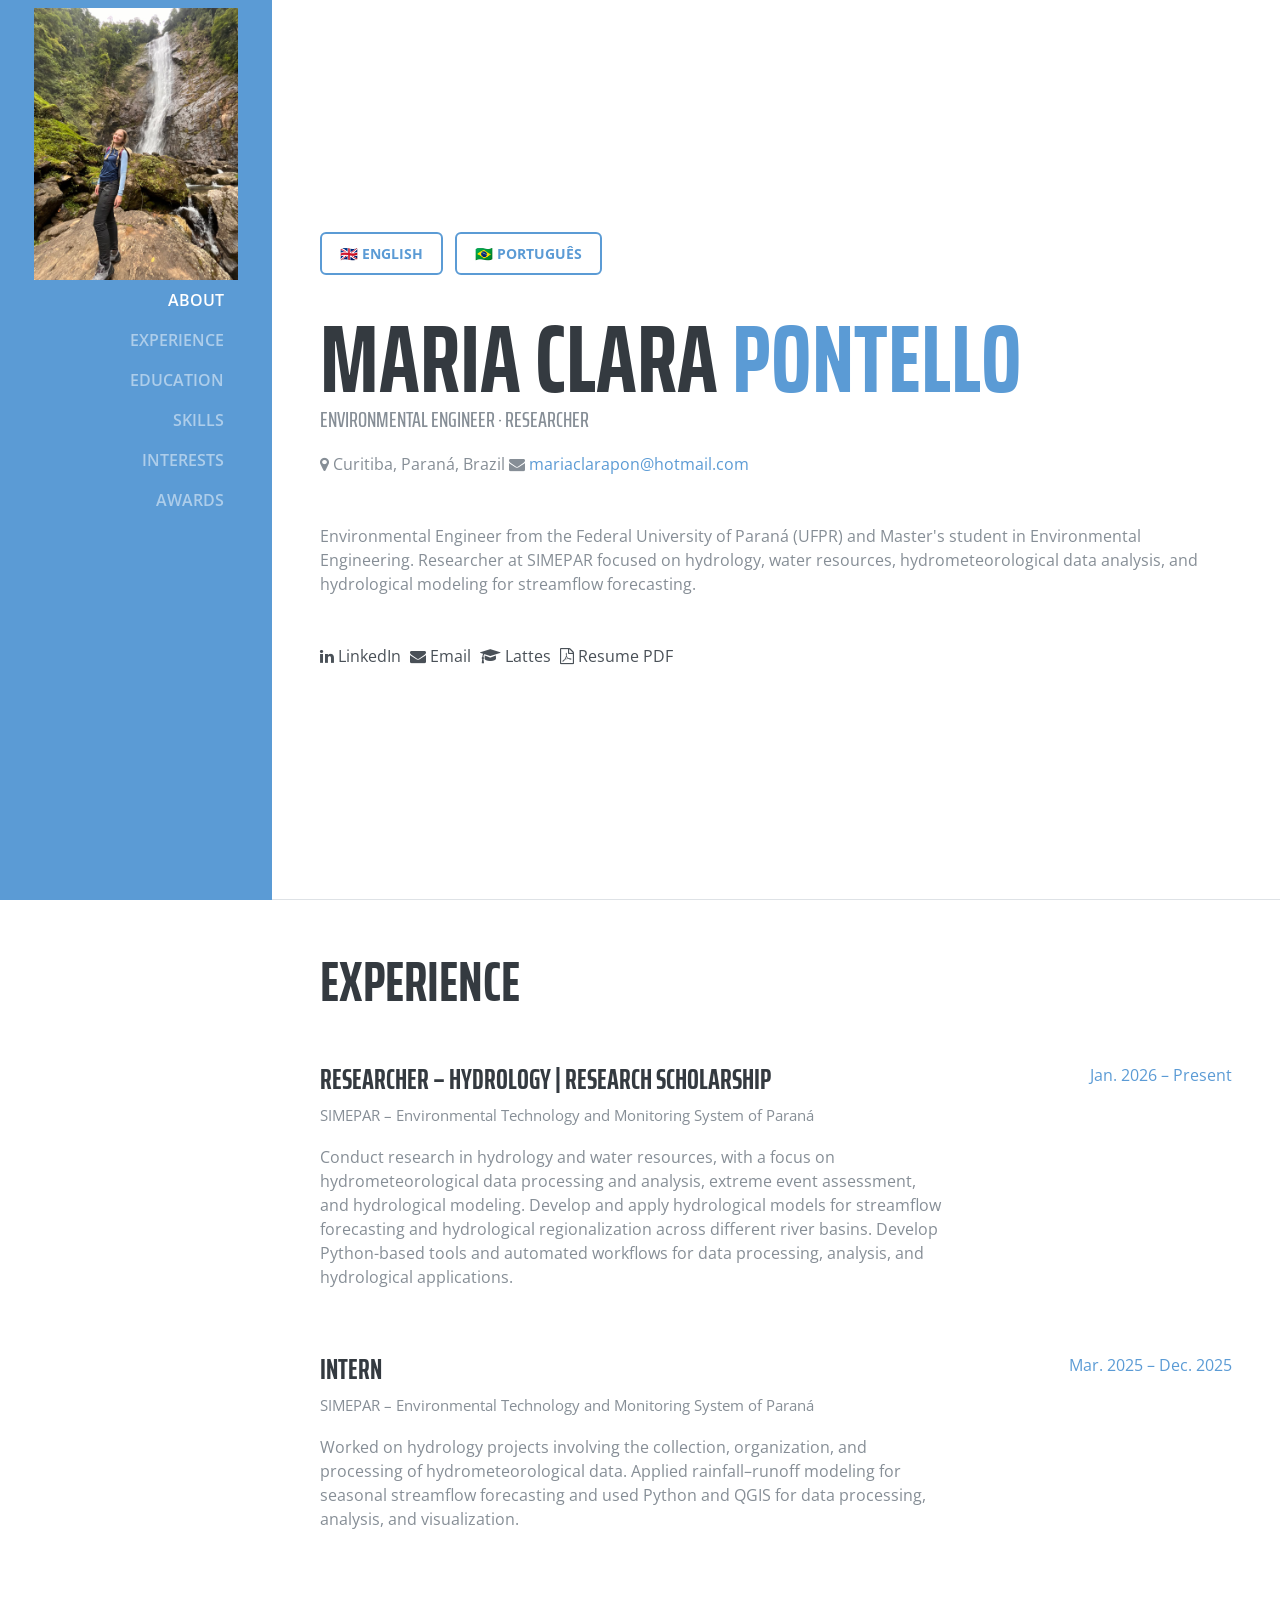
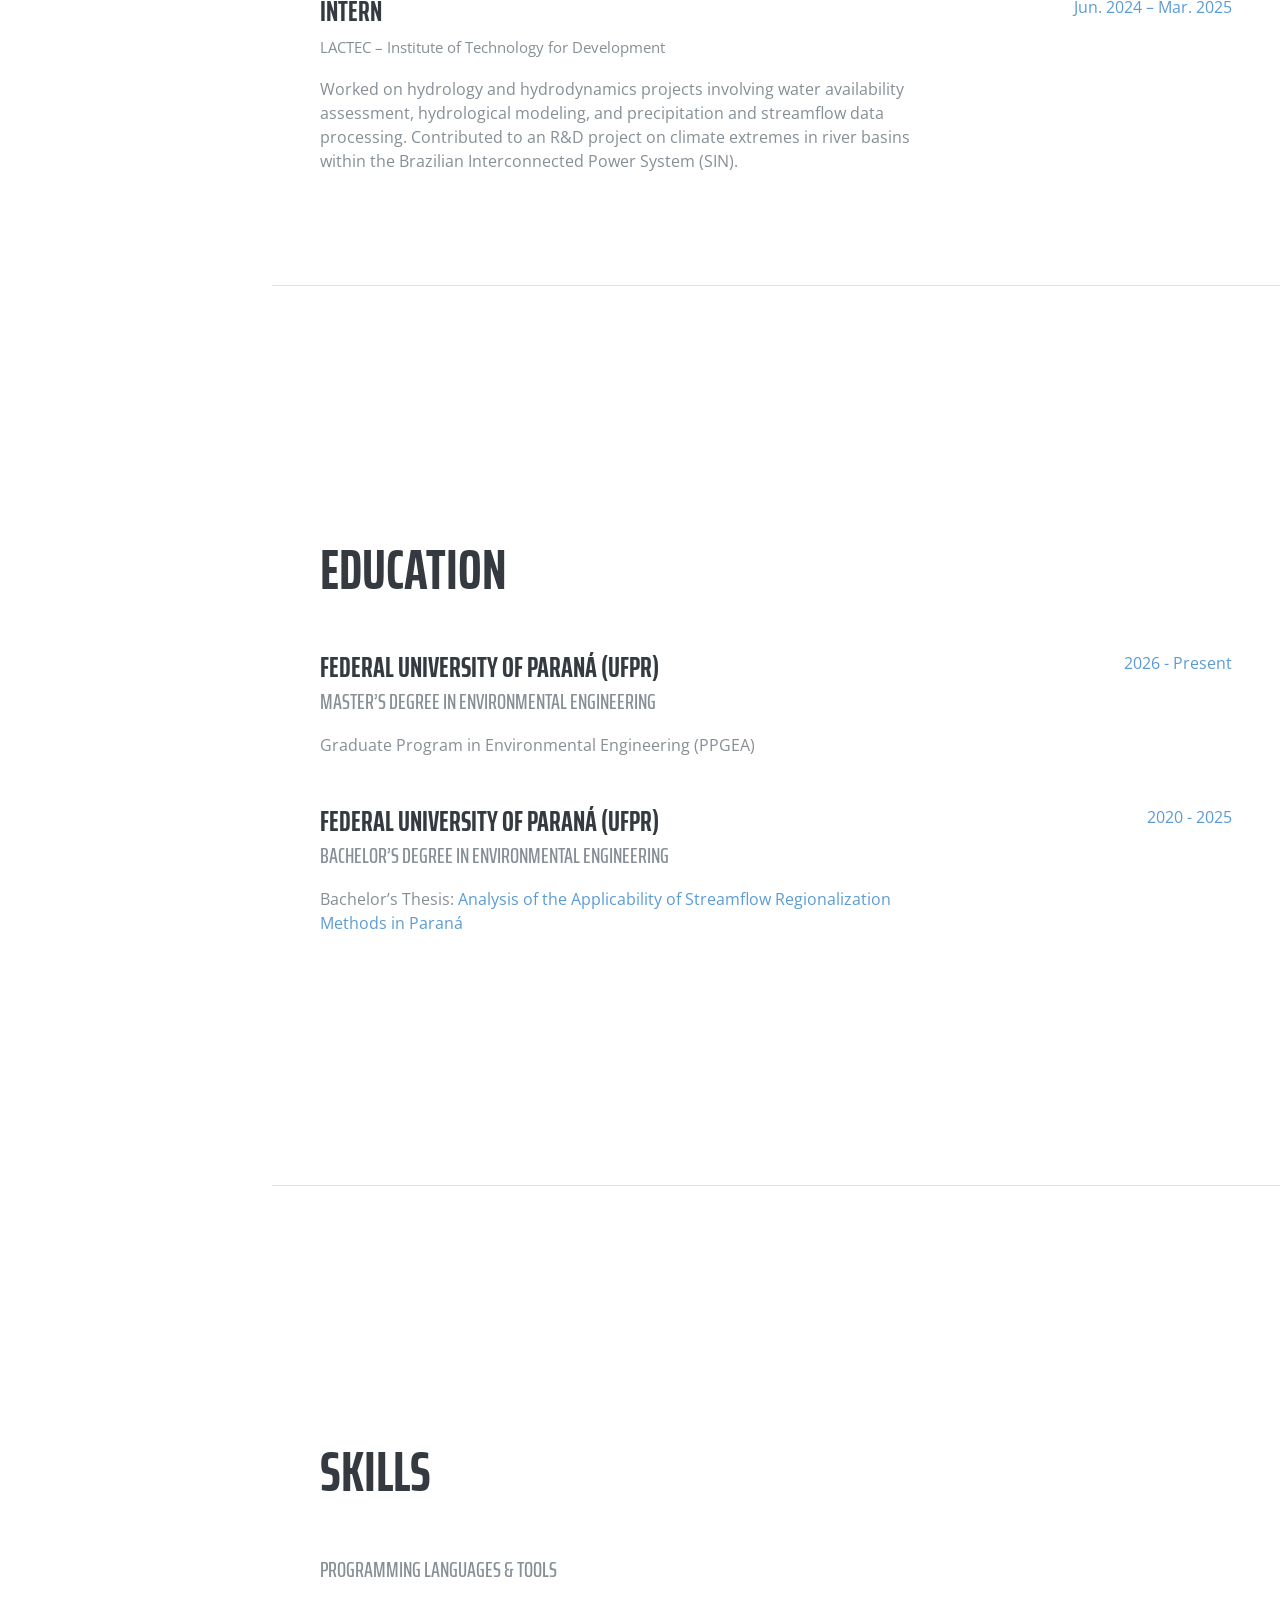
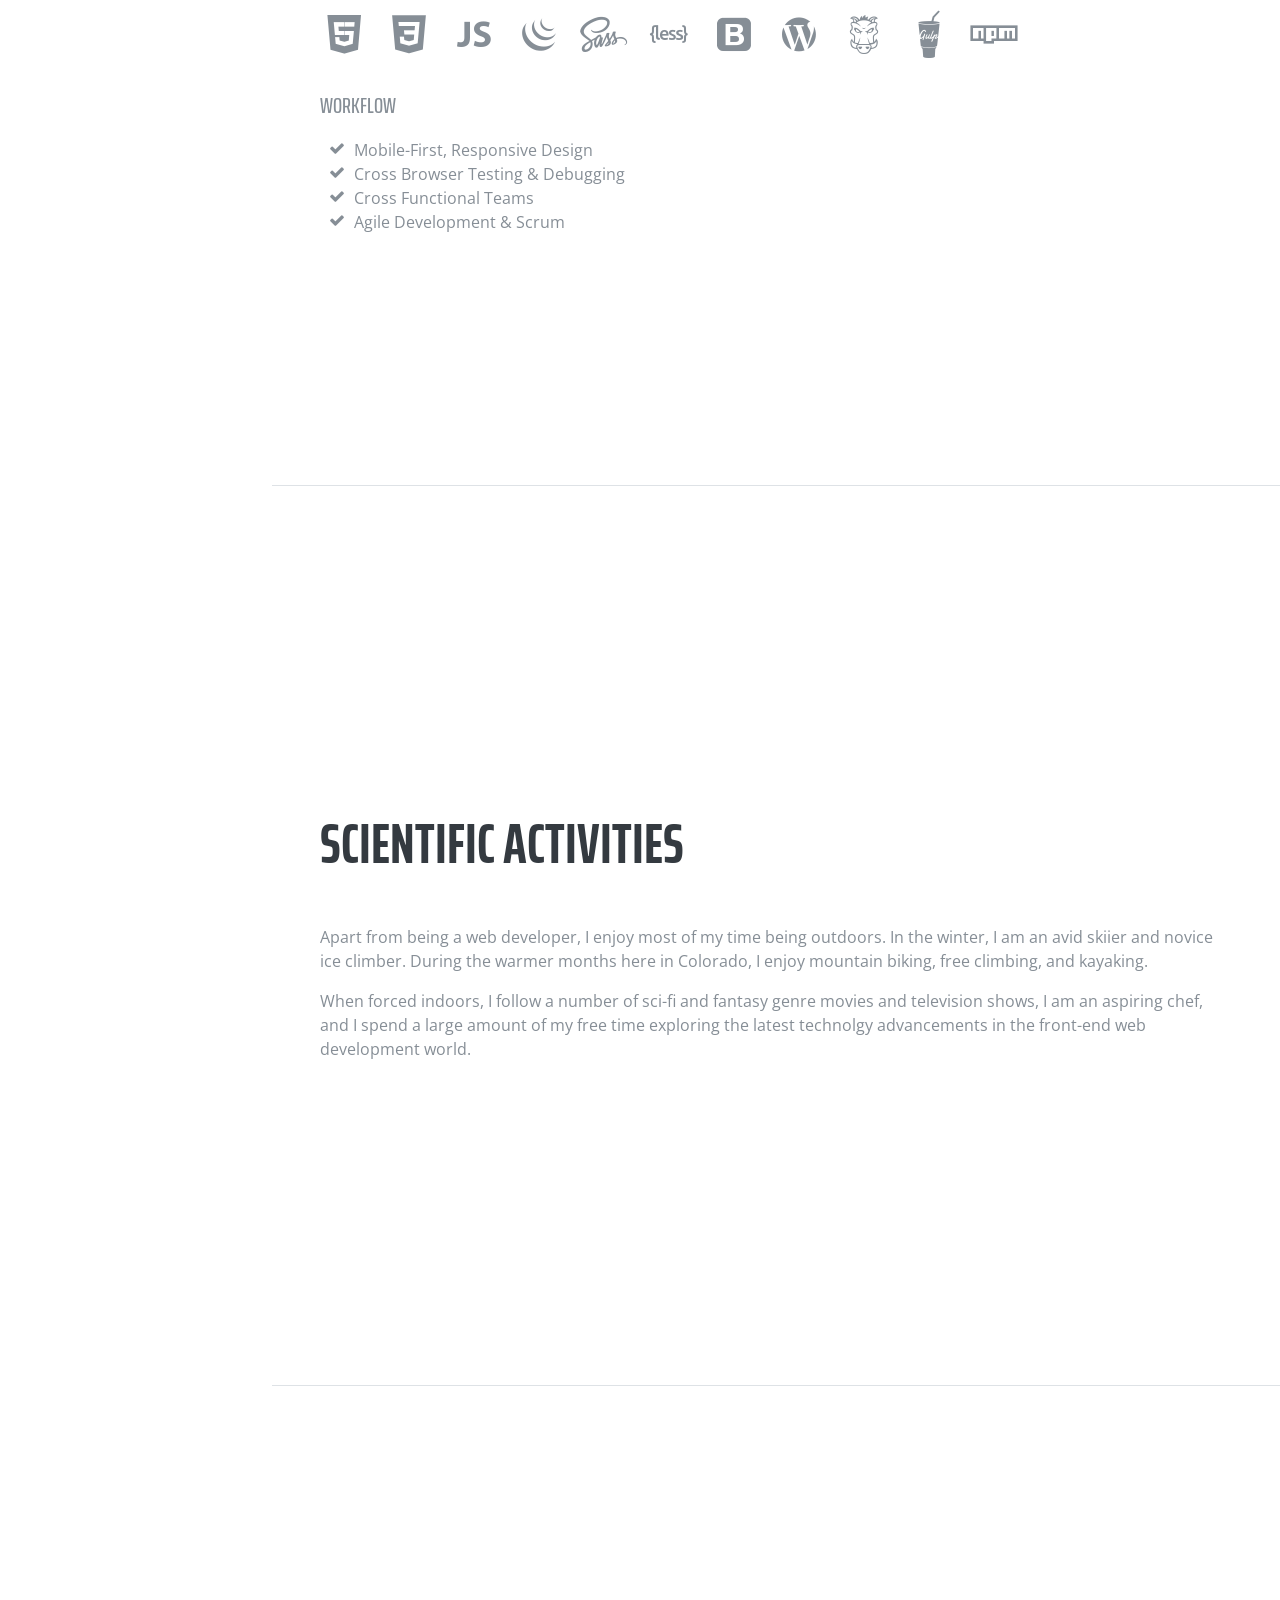
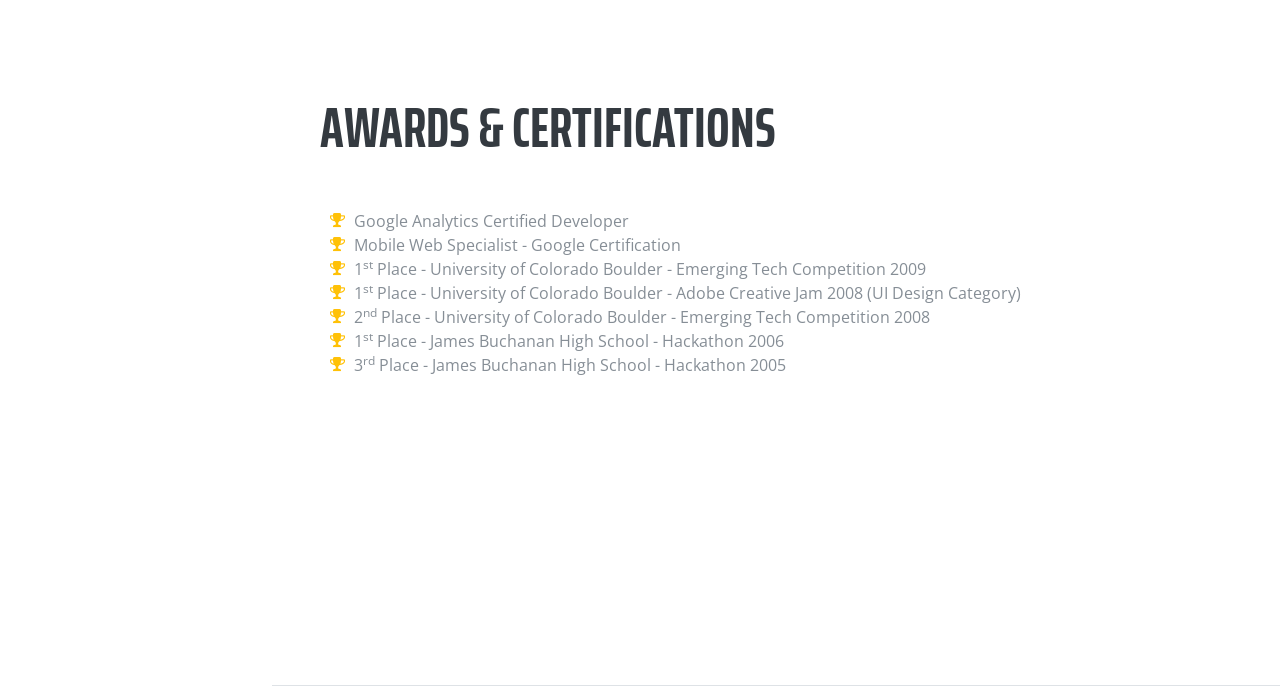
<file: index.html>
<!DOCTYPE html>
<html lang="en">

  <head>

    <meta charset="utf-8">
    <meta name="viewport" content="width=device-width, initial-scale=1, shrink-to-fit=no">
    <meta name="description" content="">
    <meta name="author" content="">

    <title>Maria Clara Pontello Resume</title>

    <!-- Bootstrap core CSS -->
    <link href="vendor/bootstrap/css/bootstrap.min.css" rel="stylesheet">

    <!-- Custom fonts for this template -->
    <link href="https://fonts.googleapis.com/css?family=Saira+Extra+Condensed:100,200,300,400,500,600,700,800,900" rel="stylesheet">
    <link href="https://fonts.googleapis.com/css?family=Open+Sans:300,300i,400,400i,600,600i,700,700i,800,800i" rel="stylesheet">
    <link href="vendor/font-awesome/css/font-awesome.min.css" rel="stylesheet">
    <link href="vendor/devicons/css/devicons.min.css" rel="stylesheet">
    <link href="vendor/simple-line-icons/css/simple-line-icons.css" rel="stylesheet">

    <!-- Custom styles for this template -->
    <link href="css/resume.min.css" rel="stylesheet">


  </head>

  <body id="page-top">
<nav class="navbar navbar-expand-lg navbar-dark bg-primary fixed-top" id="sideNav">

  <!-- FOTO / NOME -->
  <a class="navbar-brand js-scroll-trigger" href="#page-top">
    <span class="d-block d-lg-none">Maria Clara Pontello</span>

    <span class="d-none d-lg-block">
      <img class="img-fluid img-profile mx-auto mb-2"
           src="img/Profile_maria.jpg"
           alt="Maria Clara Pontello">
    </span>
  </a>

  <!-- BOTÃO MOBILE -->
  <button class="navbar-toggler"
          type="button"
          data-toggle="collapse"
          data-target="#navbarSupportedContent"
          aria-controls="navbarSupportedContent"
          aria-expanded="false"
          aria-label="Toggle navigation">
    <span class="navbar-toggler-icon"></span>
  </button>

  <!-- MENU -->
  <div class="collapse navbar-collapse" id="navbarSupportedContent">


    <!-- LINKS -->
    <ul class="navbar-nav">

      <li class="nav-item">
        <a class="nav-link js-scroll-trigger" href="#about">About</a>
      </li>

      <li class="nav-item">
        <a class="nav-link js-scroll-trigger" href="#experience">Experience</a>
      </li>

      <li class="nav-item">
        <a class="nav-link js-scroll-trigger" href="#education">Education</a>
      </li>

      <li class="nav-item">
        <a class="nav-link js-scroll-trigger" href="#skills">Skills</a>
      </li>

      <li class="nav-item">
        <a class="nav-link js-scroll-trigger" href="#interests">Interests</a>
      </li>

      <li class="nav-item">
        <a class="nav-link js-scroll-trigger" href="#awards">Awards</a>
      </li>

    </ul>

  </div>

</nav>


    <div class="container-fluid p-0">

      <section class="resume-section p-3 p-lg-5 d-flex d-column" id="about">
        <div class="my-auto">

          <!-- SELETOR DE IDIOMA -->
          <div class="language-switcher-main">
            <a href="./">🇬🇧 ENGLISH</a>
            <a href="portugues.html">🇧🇷 PORTUGUÊS</a>
          </div>
          <h1 class="mb-0">Maria Clara
            <span class="text-primary">Pontello</span>
          </h1>
          <div class="subheading mb-3">
            Environmental Engineer · Researcher
          </div>
          
          <div class="contact-info mb-5">
            <span>
              <i class="fa fa-map-marker"></i>
              Curitiba, Paraná, Brazil
            </span>
            <span>
              <i class="fa fa-envelope"></i>
              <a href="mailto:mariaclarapon@hotmail.com">
                mariaclarapon@hotmail.com
              </a>
            </span>
          </div>

          <p class="mb-5">Environmental Engineer from the Federal University of Paraná (UFPR) and Master's student in Environmental Engineering. Researcher at SIMEPAR focused on hydrology, water resources, hydrometeorological data analysis, and hydrological modeling for streamflow forecasting.</p>
          <ul class="list-inline list-social-icons mb-0">

            <li class="list-inline-item">
              <a href="https://br.linkedin.com/in/maria-clara-pontello-b12840252"
                 target="_blank"
                 title="LinkedIn">
                <i class="fa fa-linkedin"></i> LinkedIn
              </a>
            </li>
          
            <li class="list-inline-item">
              <a href="mailto:mariaclarapon@hotmail.com"
                 title="Email">
                <i class="fa fa-envelope"></i> Email
              </a>
            </li>
          
            <li class="list-inline-item">
              <a href="http://lattes.cnpq.br/4888838363805639"
                 target="_blank"
                 title="Currículo Lattes">
                <i class="fa fa-graduation-cap"></i> Lattes
              </a>
            </li>
          
            <li class="list-inline-item">
              <a href="curriculo.pdf"
                 target="_blank"
                 title="Resume PDF">
                <i class="fa fa-file-pdf-o"></i> Resume PDF
              </a>
            </li>
          
          </ul>


        </div>
      </section>

      <section class="resume-section p-3 p-lg-5 d-flex flex-column" id="experience">
        <div class="my-auto">
          <h2 class="mb-5">Experience</h2>

          <div class="resume-item d-flex flex-column flex-md-row mb-5">
          <div class="resume-content mr-auto">
            <h3 class="mb-0">Researcher – Hydrology | Research Scholarship</h3>
        
            <div class="subheading mb-3">
            <a href="https://www.simepar.br/" target="_blank" class="company-link">
              SIMEPAR – Environmental Technology and Monitoring System of Paraná
            </a>
          </div>

        
            <p>
              Conduct research in hydrology and water resources, with a focus on
              hydrometeorological data processing and analysis, extreme event assessment,
              and hydrological modeling. Develop and apply hydrological models for
              streamflow forecasting and hydrological regionalization across different
              river basins. Develop Python-based tools and automated workflows for data
              processing, analysis, and hydrological applications.
            </p>
          </div>
        
          <div class="resume-date text-md-right">
            <span class="text-primary">Jan. 2026 – Present</span>
          </div>
        </div>


          <div class="resume-item d-flex flex-column flex-md-row mb-5">
            <div class="resume-content mr-auto">
              <h3 class="mb-0">Intern</h3>
               <div class="subheading mb-3">
                <a href="https://www.simepar.br/" target="_blank" class="company-link">
                  SIMEPAR – Environmental Technology and Monitoring System of Paraná
                </a>
              </div>
              <p>Worked on hydrology projects involving the collection, organization, and processing of hydrometeorological data. Applied rainfall–runoff modeling for seasonal streamflow forecasting and used Python and QGIS for data processing, analysis, and visualization.</p>
            </div>
            <div class="resume-date text-md-right">
              <span class="text-primary">Mar. 2025 – Dec. 2025</span>
            </div>
          </div>

          <div class="resume-item d-flex flex-column flex-md-row mb-5">
          <div class="resume-content mr-auto">
            <h3 class="mb-0">Intern</h3>
            <div class="subheading mb-3">
            <a href="https://lactec.com.br/" target="_blank" class="company-link">
              LACTEC – Institute of Technology for Development
            </a>
          </div>

            <p>Worked on hydrology and hydrodynamics projects involving water availability assessment, hydrological modeling, and precipitation and streamflow data processing. Contributed to an R&D project on climate extremes in river basins within the Brazilian Interconnected Power System (SIN).</p>
          </div>
          <div class="resume-date text-md-right">
            <span class="text-primary">Jun. 2024 – Mar. 2025</span>
          </div>
        </div>


        </div>

      </section>

      <section class="resume-section p-3 p-lg-5 d-flex flex-column" id="education">
      <div class="my-auto">
        <h2 class="mb-5">Education</h2>
    
        <div class="resume-item d-flex flex-column flex-md-row mb-5">
          <div class="resume-content mr-auto">
            <h3 class="mb-0">Federal University of Paraná (UFPR)</h3>
            <div class="subheading mb-3">Master’s Degree in Environmental Engineering</div>
            <div>Graduate Program in Environmental Engineering (PPGEA)</div>
          </div>
          <div class="resume-date text-md-right">
            <span class="text-primary">2026 - Present</span>
          </div>
        </div>
    
        <div class="resume-item d-flex flex-column flex-md-row">
        <div class="resume-content mr-auto">
          <h3 class="mb-0">Federal University of Paraná (UFPR)</h3>
          <div class="subheading mb-3">Bachelor’s Degree in Environmental Engineering</div>
          <div>
            Bachelor’s Thesis:
            <a href="pdfs/MariaClaraPontello_TCCII.pdf" target="_blank">Analysis of the Applicability of Streamflow Regionalization Methods in Paraná</a>
          </div>
        </div>

  <div class="resume-date text-md-right">
    <span class="text-primary">2020 - 2025</span>
  </div>
</div>

    
      </div>
    </section>


      <section class="resume-section p-3 p-lg-5 d-flex flex-column" id="skills">
        <div class="my-auto">
          <h2 class="mb-5">Skills</h2>

          <div class="subheading mb-3">Programming Languages &amp; Tools</div>
          <ul class="list-inline list-icons">
            <li class="list-inline-item">
              <i class="devicons devicons-html5"></i>
            </li>
            <li class="list-inline-item">
              <i class="devicons devicons-css3"></i>
            </li>
            <li class="list-inline-item">
              <i class="devicons devicons-javascript"></i>
            </li>
            <li class="list-inline-item">
              <i class="devicons devicons-jquery"></i>
            </li>
            <li class="list-inline-item">
              <i class="devicons devicons-sass"></i>
            </li>
            <li class="list-inline-item">
              <i class="devicons devicons-less"></i>
            </li>
            <li class="list-inline-item">
              <i class="devicons devicons-bootstrap"></i>
            </li>
            <li class="list-inline-item">
              <i class="devicons devicons-wordpress"></i>
            </li>
            <li class="list-inline-item">
              <i class="devicons devicons-grunt"></i>
            </li>
            <li class="list-inline-item">
              <i class="devicons devicons-gulp"></i>
            </li>
            <li class="list-inline-item">
              <i class="devicons devicons-npm"></i>
            </li>
          </ul>

          <div class="subheading mb-3">Workflow</div>
          <ul class="fa-ul mb-0">
            <li>
              <i class="fa-li fa fa-check"></i>
              Mobile-First, Responsive Design</li>
            <li>
              <i class="fa-li fa fa-check"></i>
              Cross Browser Testing &amp; Debugging</li>
            <li>
              <i class="fa-li fa fa-check"></i>
              Cross Functional Teams</li>
            <li>
              <i class="fa-li fa fa-check"></i>
              Agile Development &amp; Scrum</li>
          </ul>
        </div>
      </section>

      <section class="resume-section p-3 p-lg-5 d-flex flex-column" id="interests">
        <div class="my-auto">
          <h2 class="mb-5">Scientific Activities</h2>
          <p>Apart from being a web developer, I enjoy most of my time being outdoors. In the winter, I am an avid skiier and novice ice climber. During the warmer months here in Colorado, I enjoy mountain biking, free climbing, and kayaking.</p>
          <p class="mb-0">When forced indoors, I follow a number of sci-fi and fantasy genre movies and television shows, I am an aspiring chef, and I spend a large amount of my free time exploring the latest technolgy advancements in the front-end web development world.</p>
        </div>
      </section>

      <section class="resume-section p-3 p-lg-5 d-flex flex-column" id="awards">
        <div class="my-auto">
          <h2 class="mb-5">Awards &amp; Certifications</h2>
          <ul class="fa-ul mb-0">
            <li>
              <i class="fa-li fa fa-trophy text-warning"></i>
              Google Analytics Certified Developer</li>
            <li>
              <i class="fa-li fa fa-trophy text-warning"></i>
              Mobile Web Specialist - Google Certification</li>
            <li>
              <i class="fa-li fa fa-trophy text-warning"></i>
              1<sup>st</sup>
              Place - University of Colorado Boulder - Emerging Tech Competition 2009</li>
            <li>
              <i class="fa-li fa fa-trophy text-warning"></i>
              1<sup>st</sup>
              Place - University of Colorado Boulder - Adobe Creative Jam 2008 (UI Design Category)</li>
            <li>
              <i class="fa-li fa fa-trophy text-warning"></i>
              2<sup>nd</sup>
              Place - University of Colorado Boulder - Emerging Tech Competition 2008</li>
            <li>
            <li>
              <i class="fa-li fa fa-trophy text-warning"></i>
              1<sup>st</sup>
              Place - James Buchanan High School - Hackathon 2006</li>
            <li>
              <i class="fa-li fa fa-trophy text-warning"></i>
              3<sup>rd</sup>
              Place - James Buchanan High School - Hackathon 2005</li>
          </ul>
        </div>
      </section>

    </div>

    <!-- Bootstrap core JavaScript -->
    <script src="vendor/jquery/jquery.min.js"></script>
    <script src="vendor/bootstrap/js/bootstrap.bundle.min.js"></script>

    <!-- Plugin JavaScript -->
    <script src="vendor/jquery-easing/jquery.easing.min.js"></script>

    <!-- Custom scripts for this template -->
    <script src="js/resume.min.js"></script>

  </body>

</html>
</file>
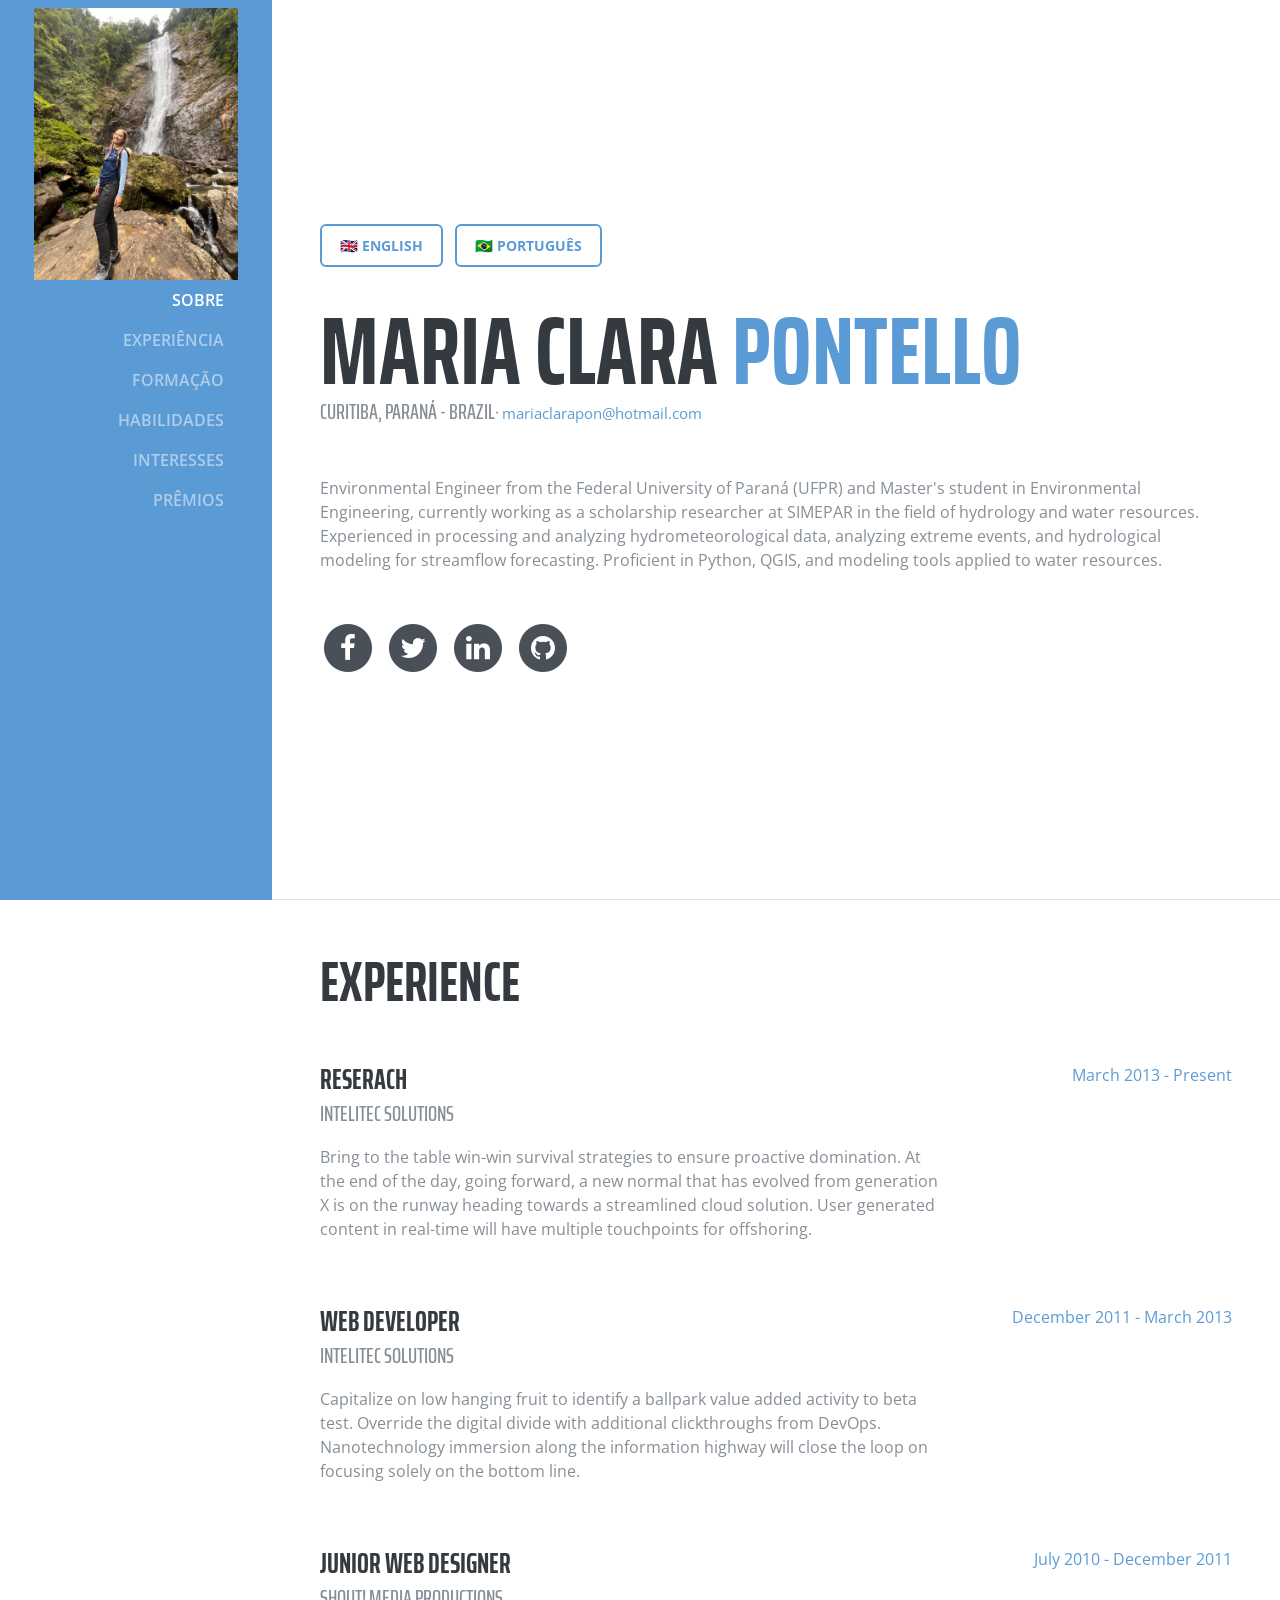
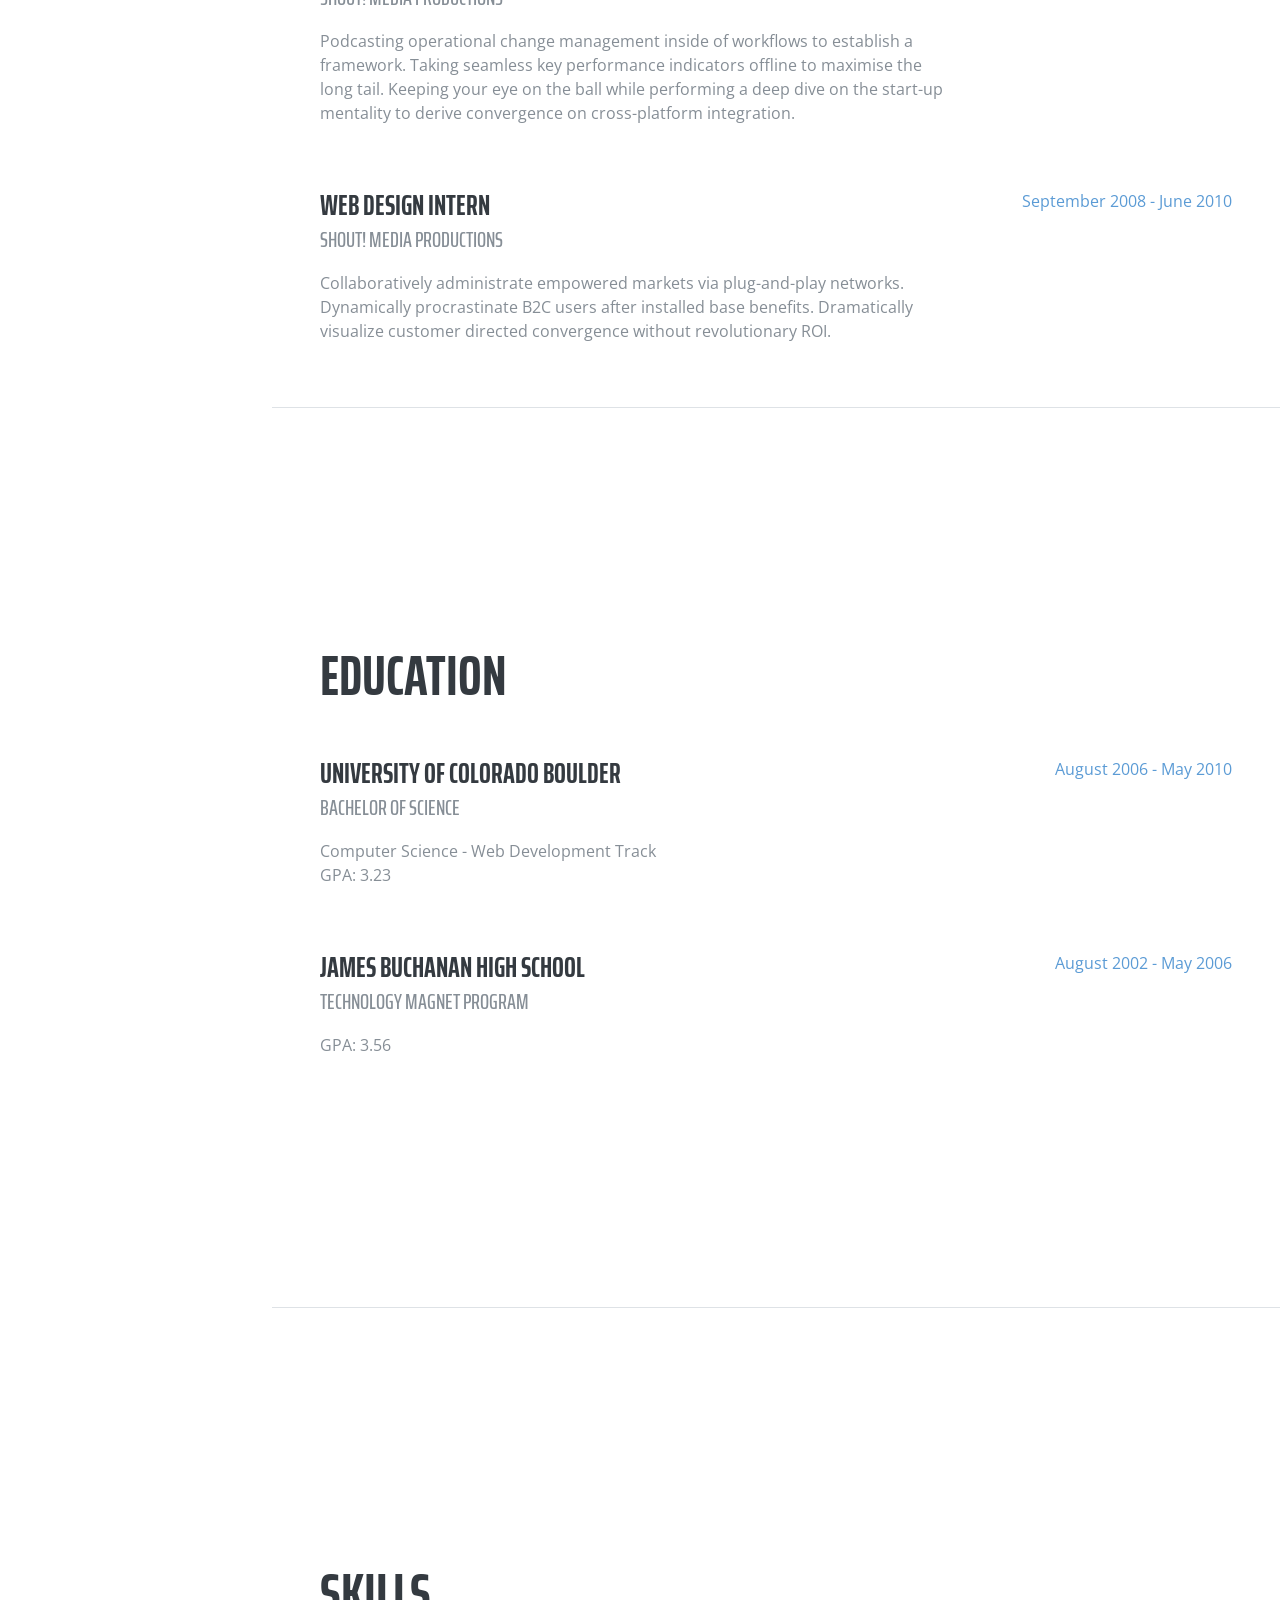
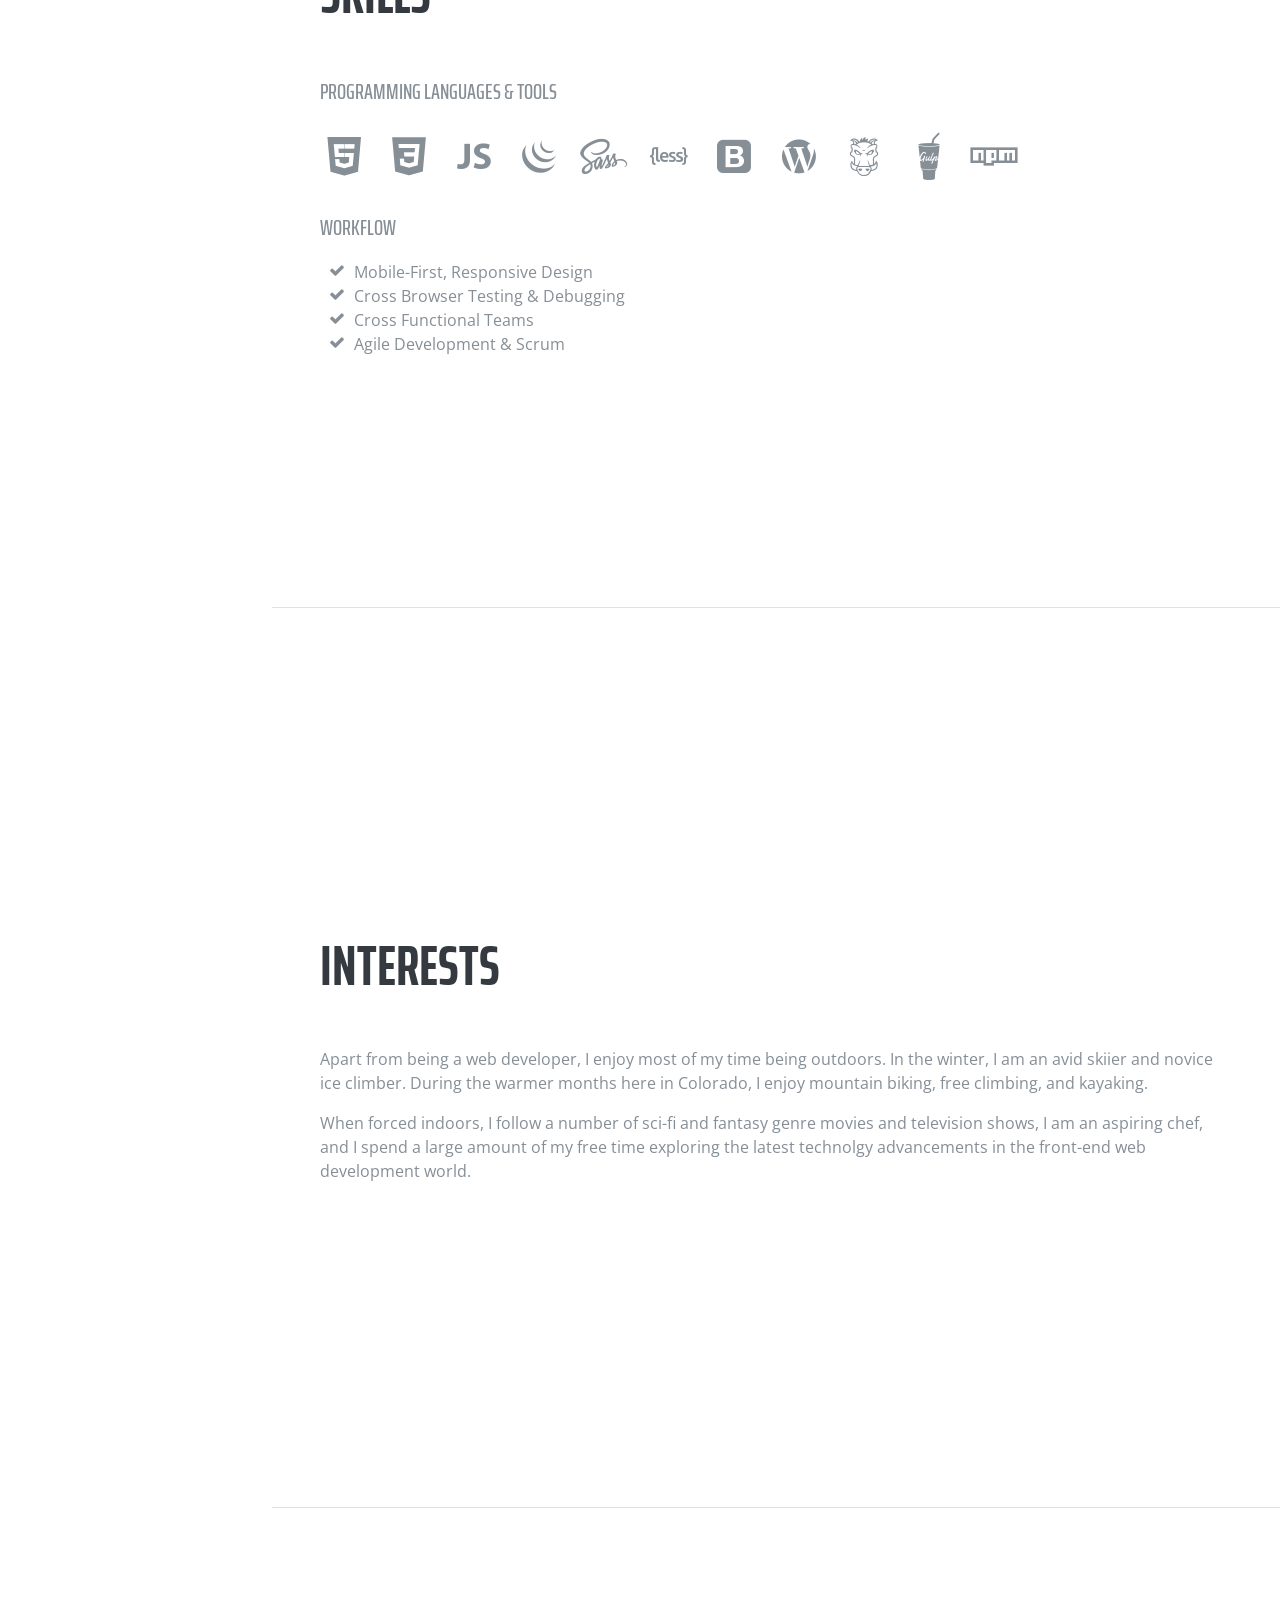
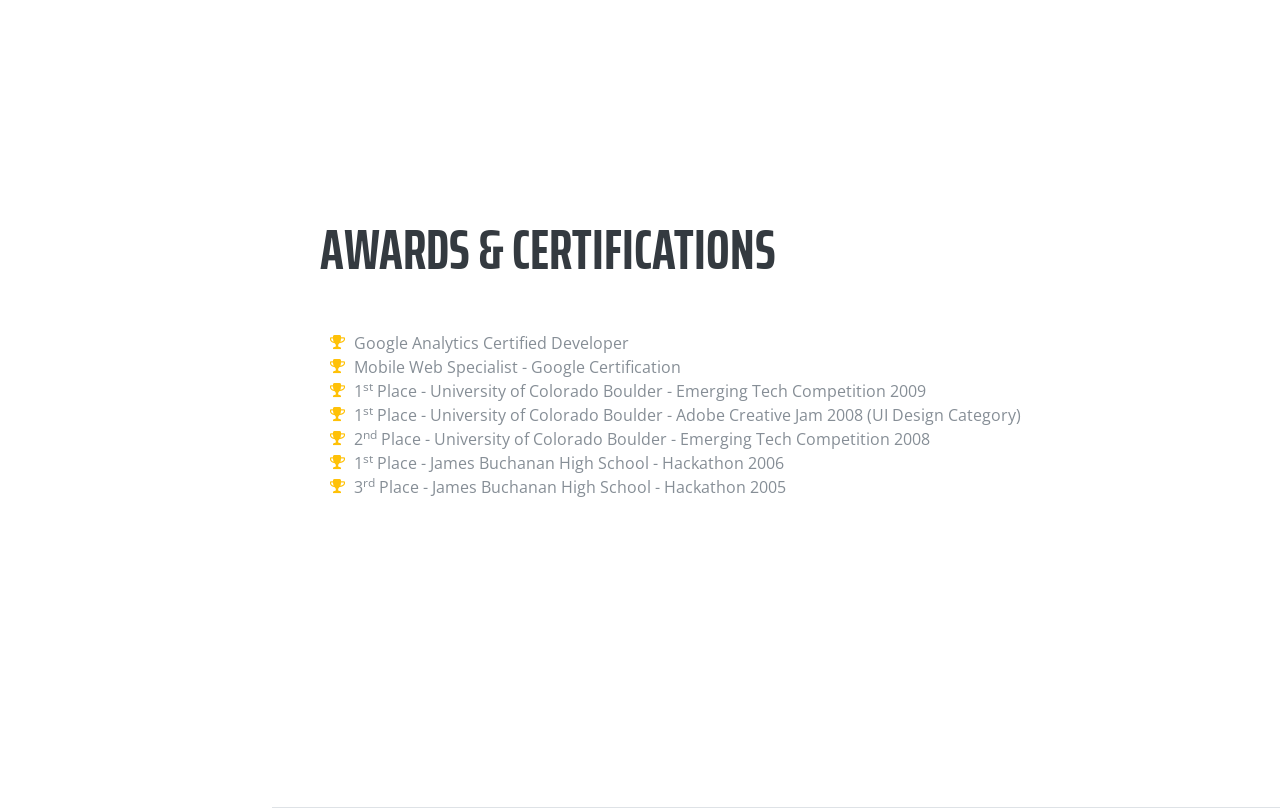
<file: portugues.html>
<!DOCTYPE html>
<html lang="pt-BR">


  <head>

    <meta charset="utf-8">
    <meta name="viewport" content="width=device-width, initial-scale=1, shrink-to-fit=no">
    <meta name="description" content="">
    <meta name="author" content="">

    <title>Currículo - Maria Clara Pontello</title>


    <!-- Bootstrap core CSS -->
    <link href="vendor/bootstrap/css/bootstrap.min.css" rel="stylesheet">

    <!-- Custom fonts for this template -->
    <link href="https://fonts.googleapis.com/css?family=Saira+Extra+Condensed:100,200,300,400,500,600,700,800,900" rel="stylesheet">
    <link href="https://fonts.googleapis.com/css?family=Open+Sans:300,300i,400,400i,600,600i,700,700i,800,800i" rel="stylesheet">
    <link href="vendor/font-awesome/css/font-awesome.min.css" rel="stylesheet">
    <link href="vendor/devicons/css/devicons.min.css" rel="stylesheet">
    <link href="vendor/simple-line-icons/css/simple-line-icons.css" rel="stylesheet">

    <!-- Custom styles for this template -->
    <link href="css/resume.min.css" rel="stylesheet">


  </head>

  <body id="page-top">

    <nav class="navbar navbar-expand-lg navbar-dark bg-primary fixed-top" id="sideNav">
      <a class="navbar-brand js-scroll-trigger" href="#page-top">
        <span class="d-block d-lg-none">Maria Clara Pontello</span>
        <span class="d-none d-lg-block">
          <img class="img-fluid img-profile mx-auto mb-2" src="img/Profile_maria.jpg" alt="">
        </span>
      </a>
      <button class="navbar-toggler" type="button" data-toggle="collapse" data-target="#navbarSupportedContent" aria-controls="navbarSupportedContent" aria-expanded="false" aria-label="Toggle navigation">
        <span class="navbar-toggler-icon"></span>
      </button>
      <div class="collapse navbar-collapse" id="navbarSupportedContent">
      

        <ul class="navbar-nav">

          <li class="nav-item">
            <a class="nav-link js-scroll-trigger" href="#about">Sobre</a>
          </li>
          <li class="nav-item">
            <a class="nav-link js-scroll-trigger" href="#experience">Experiência</a>
          </li>
          <li class="nav-item">
            <a class="nav-link js-scroll-trigger" href="#education">Formação</a>
          </li>
          <li class="nav-item">
            <a class="nav-link js-scroll-trigger" href="#skills">Habilidades</a>
          </li>
          <li class="nav-item">
            <a class="nav-link js-scroll-trigger" href="#interests">Interesses</a>
          </li>
          <li class="nav-item">
            <a class="nav-link js-scroll-trigger" href="#awards">Prêmios</a>
          </li>
        </ul>
      </div>
    </nav>

    <div class="container-fluid p-0">

      <section class="resume-section p-3 p-lg-5 d-flex d-column" id="about">
        <div class="my-auto">
          <!-- SELETOR DE IDIOMA -->
          <div class="language-switcher-main">
            <a href="./">🇬🇧 ENGLISH</a>
            <a href="portugues.html">🇧🇷 PORTUGUÊS</a>
          </div>
          <h1 class="mb-0">Maria Clara
            <span class="text-primary">Pontello</span>
          </h1>
          <div class="subheading mb-5">Curitiba, Paraná - Brazil·
            <a href="mailto:mariaclarapon@hotmail.com">mariaclarapon@hotmail.com</a>
          </div>
          <p class="mb-5">Environmental Engineer from the Federal University of Paraná (UFPR) and Master's student in Environmental Engineering, currently working as a scholarship researcher at SIMEPAR in the field of hydrology and water resources. Experienced in processing and analyzing hydrometeorological data, analyzing extreme events, and hydrological modeling for streamflow forecasting. Proficient in Python, QGIS, and modeling tools applied to water resources.</p>
          <ul class="list-inline list-social-icons mb-0">
            <li class="list-inline-item">
              <a href="#">
                <span class="fa-stack fa-lg">
                  <i class="fa fa-circle fa-stack-2x"></i>
                  <i class="fa fa-facebook fa-stack-1x fa-inverse"></i>
                </span>
              </a>
            </li>
            <li class="list-inline-item">
              <a href="#">
                <span class="fa-stack fa-lg">
                  <i class="fa fa-circle fa-stack-2x"></i>
                  <i class="fa fa-twitter fa-stack-1x fa-inverse"></i>
                </span>
              </a>
            </li>
            <li class="list-inline-item">
              <a href="#">
                <span class="fa-stack fa-lg">
                  <i class="fa fa-circle fa-stack-2x"></i>
                  <i class="fa fa-linkedin fa-stack-1x fa-inverse"></i>
                </span>
              </a>
            </li>
            <li class="list-inline-item">
              <a href="#">
                <span class="fa-stack fa-lg">
                  <i class="fa fa-circle fa-stack-2x"></i>
                  <i class="fa fa-github fa-stack-1x fa-inverse"></i>
                </span>
              </a>
            </li>
          </ul>
        </div>
      </section>

      <section class="resume-section p-3 p-lg-5 d-flex flex-column" id="experience">
        <div class="my-auto">
          <h2 class="mb-5">Experience</h2>

          <div class="resume-item d-flex flex-column flex-md-row mb-5">
            <div class="resume-content mr-auto">
              <h3 class="mb-0">Reserach</h3>
              <div class="subheading mb-3">Intelitec Solutions</div>
              <p>Bring to the table win-win survival strategies to ensure proactive domination. At the end of the day, going forward, a new normal that has evolved from generation X is on the runway heading towards a streamlined cloud solution. User generated content in real-time will have multiple touchpoints for offshoring.</p>
            </div>
            <div class="resume-date text-md-right">
              <span class="text-primary">March 2013 - Present</span>
            </div>
          </div>

          <div class="resume-item d-flex flex-column flex-md-row mb-5">
            <div class="resume-content mr-auto">
              <h3 class="mb-0">Web Developer</h3>
              <div class="subheading mb-3">Intelitec Solutions</div>
              <p>Capitalize on low hanging fruit to identify a ballpark value added activity to beta test. Override the digital divide with additional clickthroughs from DevOps. Nanotechnology immersion along the information highway will close the loop on focusing solely on the bottom line.</p>
            </div>
            <div class="resume-date text-md-right">
              <span class="text-primary">December 2011 - March 2013</span>
            </div>
          </div>

          <div class="resume-item d-flex flex-column flex-md-row mb-5">
            <div class="resume-content mr-auto">
              <h3 class="mb-0">Junior Web Designer</h3>
              <div class="subheading mb-3">Shout! Media Productions</div>
              <p>Podcasting operational change management inside of workflows to establish a framework. Taking seamless key performance indicators offline to maximise the long tail. Keeping your eye on the ball while performing a deep dive on the start-up mentality to derive convergence on cross-platform integration.</p>
            </div>
            <div class="resume-date text-md-right">
              <span class="text-primary">July 2010 - December 2011</span>
            </div>
          </div>

          <div class="resume-item d-flex flex-column flex-md-row">
            <div class="resume-content mr-auto">
              <h3 class="mb-0">Web Design Intern</h3>
              <div class="subheading mb-3">Shout! Media Productions</div>
              <p>Collaboratively administrate empowered markets via plug-and-play networks. Dynamically procrastinate B2C users after installed base benefits. Dramatically visualize customer directed convergence without revolutionary ROI.</p>
            </div>
            <div class="resume-date text-md-right">
              <span class="text-primary">September 2008 - June 2010</span>
            </div>
          </div>

        </div>

      </section>

      <section class="resume-section p-3 p-lg-5 d-flex flex-column" id="education">
        <div class="my-auto">
          <h2 class="mb-5">Education</h2>

          <div class="resume-item d-flex flex-column flex-md-row mb-5">
            <div class="resume-content mr-auto">
              <h3 class="mb-0">University of Colorado Boulder</h3>
              <div class="subheading mb-3">Bachelor of Science</div>
              <div>Computer Science - Web Development Track</div>
              <p>GPA: 3.23</p>
            </div>
            <div class="resume-date text-md-right">
              <span class="text-primary">August 2006 - May 2010</span>
            </div>
          </div>

          <div class="resume-item d-flex flex-column flex-md-row">
            <div class="resume-content mr-auto">
              <h3 class="mb-0">James Buchanan High School</h3>
              <div class="subheading mb-3">Technology Magnet Program</div>
              <p>GPA: 3.56</p>
            </div>
            <div class="resume-date text-md-right">
              <span class="text-primary">August 2002 - May 2006</span>
            </div>
          </div>

        </div>
      </section>

      <section class="resume-section p-3 p-lg-5 d-flex flex-column" id="skills">
        <div class="my-auto">
          <h2 class="mb-5">Skills</h2>

          <div class="subheading mb-3">Programming Languages &amp; Tools</div>
          <ul class="list-inline list-icons">
            <li class="list-inline-item">
              <i class="devicons devicons-html5"></i>
            </li>
            <li class="list-inline-item">
              <i class="devicons devicons-css3"></i>
            </li>
            <li class="list-inline-item">
              <i class="devicons devicons-javascript"></i>
            </li>
            <li class="list-inline-item">
              <i class="devicons devicons-jquery"></i>
            </li>
            <li class="list-inline-item">
              <i class="devicons devicons-sass"></i>
            </li>
            <li class="list-inline-item">
              <i class="devicons devicons-less"></i>
            </li>
            <li class="list-inline-item">
              <i class="devicons devicons-bootstrap"></i>
            </li>
            <li class="list-inline-item">
              <i class="devicons devicons-wordpress"></i>
            </li>
            <li class="list-inline-item">
              <i class="devicons devicons-grunt"></i>
            </li>
            <li class="list-inline-item">
              <i class="devicons devicons-gulp"></i>
            </li>
            <li class="list-inline-item">
              <i class="devicons devicons-npm"></i>
            </li>
          </ul>

          <div class="subheading mb-3">Workflow</div>
          <ul class="fa-ul mb-0">
            <li>
              <i class="fa-li fa fa-check"></i>
              Mobile-First, Responsive Design</li>
            <li>
              <i class="fa-li fa fa-check"></i>
              Cross Browser Testing &amp; Debugging</li>
            <li>
              <i class="fa-li fa fa-check"></i>
              Cross Functional Teams</li>
            <li>
              <i class="fa-li fa fa-check"></i>
              Agile Development &amp; Scrum</li>
          </ul>
        </div>
      </section>

      <section class="resume-section p-3 p-lg-5 d-flex flex-column" id="interests">
        <div class="my-auto">
          <h2 class="mb-5">Interests</h2>
          <p>Apart from being a web developer, I enjoy most of my time being outdoors. In the winter, I am an avid skiier and novice ice climber. During the warmer months here in Colorado, I enjoy mountain biking, free climbing, and kayaking.</p>
          <p class="mb-0">When forced indoors, I follow a number of sci-fi and fantasy genre movies and television shows, I am an aspiring chef, and I spend a large amount of my free time exploring the latest technolgy advancements in the front-end web development world.</p>
        </div>
      </section>

      <section class="resume-section p-3 p-lg-5 d-flex flex-column" id="awards">
        <div class="my-auto">
          <h2 class="mb-5">Awards &amp; Certifications</h2>
          <ul class="fa-ul mb-0">
            <li>
              <i class="fa-li fa fa-trophy text-warning"></i>
              Google Analytics Certified Developer</li>
            <li>
              <i class="fa-li fa fa-trophy text-warning"></i>
              Mobile Web Specialist - Google Certification</li>
            <li>
              <i class="fa-li fa fa-trophy text-warning"></i>
              1<sup>st</sup>
              Place - University of Colorado Boulder - Emerging Tech Competition 2009</li>
            <li>
              <i class="fa-li fa fa-trophy text-warning"></i>
              1<sup>st</sup>
              Place - University of Colorado Boulder - Adobe Creative Jam 2008 (UI Design Category)</li>
            <li>
              <i class="fa-li fa fa-trophy text-warning"></i>
              2<sup>nd</sup>
              Place - University of Colorado Boulder - Emerging Tech Competition 2008</li>
            <li>
            <li>
              <i class="fa-li fa fa-trophy text-warning"></i>
              1<sup>st</sup>
              Place - James Buchanan High School - Hackathon 2006</li>
            <li>
              <i class="fa-li fa fa-trophy text-warning"></i>
              3<sup>rd</sup>
              Place - James Buchanan High School - Hackathon 2005</li>
          </ul>
        </div>
      </section>

    </div>

    <!-- Bootstrap core JavaScript -->
    <script src="vendor/jquery/jquery.min.js"></script>
    <script src="vendor/bootstrap/js/bootstrap.bundle.min.js"></script>

    <!-- Plugin JavaScript -->
    <script src="vendor/jquery-easing/jquery.easing.min.js"></script>

    <!-- Custom scripts for this template -->
    <script src="js/resume.min.js"></script>

  </body>

</html>
</file>
<file: vendor/simple-line-icons/css/simple-line-icons.css>
@font-face {
  font-family: 'simple-line-icons';
  src: url('../fonts/Simple-Line-Icons.eot?v=2.4.0');
  src: url('../fonts/Simple-Line-Icons.eot?v=2.4.0#iefix') format('embedded-opentype'), url('../fonts/Simple-Line-Icons.woff2?v=2.4.0') format('woff2'), url('../fonts/Simple-Line-Icons.ttf?v=2.4.0') format('truetype'), url('../fonts/Simple-Line-Icons.woff?v=2.4.0') format('woff'), url('../fonts/Simple-Line-Icons.svg?v=2.4.0#simple-line-icons') format('svg');
  font-weight: normal;
  font-style: normal;
}
/*
 Use the following CSS code if you want to have a class per icon.
 Instead of a list of all class selectors, you can use the generic [class*="icon-"] selector, but it's slower:
*/
.icon-user,
.icon-people,
.icon-user-female,
.icon-user-follow,
.icon-user-following,
.icon-user-unfollow,
.icon-login,
.icon-logout,
.icon-emotsmile,
.icon-phone,
.icon-call-end,
.icon-call-in,
.icon-call-out,
.icon-map,
.icon-location-pin,
.icon-direction,
.icon-directions,
.icon-compass,
.icon-layers,
.icon-menu,
.icon-list,
.icon-options-vertical,
.icon-options,
.icon-arrow-down,
.icon-arrow-left,
.icon-arrow-right,
.icon-arrow-up,
.icon-arrow-up-circle,
.icon-arrow-left-circle,
.icon-arrow-right-circle,
.icon-arrow-down-circle,
.icon-check,
.icon-clock,
.icon-plus,
.icon-minus,
.icon-close,
.icon-event,
.icon-exclamation,
.icon-organization,
.icon-trophy,
.icon-screen-smartphone,
.icon-screen-desktop,
.icon-plane,
.icon-notebook,
.icon-mustache,
.icon-mouse,
.icon-magnet,
.icon-energy,
.icon-disc,
.icon-cursor,
.icon-cursor-move,
.icon-crop,
.icon-chemistry,
.icon-speedometer,
.icon-shield,
.icon-screen-tablet,
.icon-magic-wand,
.icon-hourglass,
.icon-graduation,
.icon-ghost,
.icon-game-controller,
.icon-fire,
.icon-eyeglass,
.icon-envelope-open,
.icon-envelope-letter,
.icon-bell,
.icon-badge,
.icon-anchor,
.icon-wallet,
.icon-vector,
.icon-speech,
.icon-puzzle,
.icon-printer,
.icon-present,
.icon-playlist,
.icon-pin,
.icon-picture,
.icon-handbag,
.icon-globe-alt,
.icon-globe,
.icon-folder-alt,
.icon-folder,
.icon-film,
.icon-feed,
.icon-drop,
.icon-drawer,
.icon-docs,
.icon-doc,
.icon-diamond,
.icon-cup,
.icon-calculator,
.icon-bubbles,
.icon-briefcase,
.icon-book-open,
.icon-basket-loaded,
.icon-basket,
.icon-bag,
.icon-action-undo,
.icon-action-redo,
.icon-wrench,
.icon-umbrella,
.icon-trash,
.icon-tag,
.icon-support,
.icon-frame,
.icon-size-fullscreen,
.icon-size-actual,
.icon-shuffle,
.icon-share-alt,
.icon-share,
.icon-rocket,
.icon-question,
.icon-pie-chart,
.icon-pencil,
.icon-note,
.icon-loop,
.icon-home,
.icon-grid,
.icon-graph,
.icon-microphone,
.icon-music-tone-alt,
.icon-music-tone,
.icon-earphones-alt,
.icon-earphones,
.icon-equalizer,
.icon-like,
.icon-dislike,
.icon-control-start,
.icon-control-rewind,
.icon-control-play,
.icon-control-pause,
.icon-control-forward,
.icon-control-end,
.icon-volume-1,
.icon-volume-2,
.icon-volume-off,
.icon-calendar,
.icon-bulb,
.icon-chart,
.icon-ban,
.icon-bubble,
.icon-camrecorder,
.icon-camera,
.icon-cloud-download,
.icon-cloud-upload,
.icon-envelope,
.icon-eye,
.icon-flag,
.icon-heart,
.icon-info,
.icon-key,
.icon-link,
.icon-lock,
.icon-lock-open,
.icon-magnifier,
.icon-magnifier-add,
.icon-magnifier-remove,
.icon-paper-clip,
.icon-paper-plane,
.icon-power,
.icon-refresh,
.icon-reload,
.icon-settings,
.icon-star,
.icon-symbol-female,
.icon-symbol-male,
.icon-target,
.icon-credit-card,
.icon-paypal,
.icon-social-tumblr,
.icon-social-twitter,
.icon-social-facebook,
.icon-social-instagram,
.icon-social-linkedin,
.icon-social-pinterest,
.icon-social-github,
.icon-social-google,
.icon-social-reddit,
.icon-social-skype,
.icon-social-dribbble,
.icon-social-behance,
.icon-social-foursqare,
.icon-social-soundcloud,
.icon-social-spotify,
.icon-social-stumbleupon,
.icon-social-youtube,
.icon-social-dropbox,
.icon-social-vkontakte,
.icon-social-steam {
  font-family: 'simple-line-icons';
  speak: none;
  font-style: normal;
  font-weight: normal;
  font-variant: normal;
  text-transform: none;
  line-height: 1;
  /* Better Font Rendering =========== */
  -webkit-font-smoothing: antialiased;
  -moz-osx-font-smoothing: grayscale;
}
.icon-user:before {
  content: "\e005";
}
.icon-people:before {
  content: "\e001";
}
.icon-user-female:before {
  content: "\e000";
}
.icon-user-follow:before {
  content: "\e002";
}
.icon-user-following:before {
  content: "\e003";
}
.icon-user-unfollow:before {
  content: "\e004";
}
.icon-login:before {
  content: "\e066";
}
.icon-logout:before {
  content: "\e065";
}
.icon-emotsmile:before {
  content: "\e021";
}
.icon-phone:before {
  content: "\e600";
}
.icon-call-end:before {
  content: "\e048";
}
.icon-call-in:before {
  content: "\e047";
}
.icon-call-out:before {
  content: "\e046";
}
.icon-map:before {
  content: "\e033";
}
.icon-location-pin:before {
  content: "\e096";
}
.icon-direction:before {
  content: "\e042";
}
.icon-directions:before {
  content: "\e041";
}
.icon-compass:before {
  content: "\e045";
}
.icon-layers:before {
  content: "\e034";
}
.icon-menu:before {
  content: "\e601";
}
.icon-list:before {
  content: "\e067";
}
.icon-options-vertical:before {
  content: "\e602";
}
.icon-options:before {
  content: "\e603";
}
.icon-arrow-down:before {
  content: "\e604";
}
.icon-arrow-left:before {
  content: "\e605";
}
.icon-arrow-right:before {
  content: "\e606";
}
.icon-arrow-up:before {
  content: "\e607";
}
.icon-arrow-up-circle:before {
  content: "\e078";
}
.icon-arrow-left-circle:before {
  content: "\e07a";
}
.icon-arrow-right-circle:before {
  content: "\e079";
}
.icon-arrow-down-circle:before {
  content: "\e07b";
}
.icon-check:before {
  content: "\e080";
}
.icon-clock:before {
  content: "\e081";
}
.icon-plus:before {
  content: "\e095";
}
.icon-minus:before {
  content: "\e615";
}
.icon-close:before {
  content: "\e082";
}
.icon-event:before {
  content: "\e619";
}
.icon-exclamation:before {
  content: "\e617";
}
.icon-organization:before {
  content: "\e616";
}
.icon-trophy:before {
  content: "\e006";
}
.icon-screen-smartphone:before {
  content: "\e010";
}
.icon-screen-desktop:before {
  content: "\e011";
}
.icon-plane:before {
  content: "\e012";
}
.icon-notebook:before {
  content: "\e013";
}
.icon-mustache:before {
  content: "\e014";
}
.icon-mouse:before {
  content: "\e015";
}
.icon-magnet:before {
  content: "\e016";
}
.icon-energy:before {
  content: "\e020";
}
.icon-disc:before {
  content: "\e022";
}
.icon-cursor:before {
  content: "\e06e";
}
.icon-cursor-move:before {
  content: "\e023";
}
.icon-crop:before {
  content: "\e024";
}
.icon-chemistry:before {
  content: "\e026";
}
.icon-speedometer:before {
  content: "\e007";
}
.icon-shield:before {
  content: "\e00e";
}
.icon-screen-tablet:before {
  content: "\e00f";
}
.icon-magic-wand:before {
  content: "\e017";
}
.icon-hourglass:before {
  content: "\e018";
}
.icon-graduation:before {
  content: "\e019";
}
.icon-ghost:before {
  content: "\e01a";
}
.icon-game-controller:before {
  content: "\e01b";
}
.icon-fire:before {
  content: "\e01c";
}
.icon-eyeglass:before {
  content: "\e01d";
}
.icon-envelope-open:before {
  content: "\e01e";
}
.icon-envelope-letter:before {
  content: "\e01f";
}
.icon-bell:before {
  content: "\e027";
}
.icon-badge:before {
  content: "\e028";
}
.icon-anchor:before {
  content: "\e029";
}
.icon-wallet:before {
  content: "\e02a";
}
.icon-vector:before {
  content: "\e02b";
}
.icon-speech:before {
  content: "\e02c";
}
.icon-puzzle:before {
  content: "\e02d";
}
.icon-printer:before {
  content: "\e02e";
}
.icon-present:before {
  content: "\e02f";
}
.icon-playlist:before {
  content: "\e030";
}
.icon-pin:before {
  content: "\e031";
}
.icon-picture:before {
  content: "\e032";
}
.icon-handbag:before {
  content: "\e035";
}
.icon-globe-alt:before {
  content: "\e036";
}
.icon-globe:before {
  content: "\e037";
}
.icon-folder-alt:before {
  content: "\e039";
}
.icon-folder:before {
  content: "\e089";
}
.icon-film:before {
  content: "\e03a";
}
.icon-feed:before {
  content: "\e03b";
}
.icon-drop:before {
  content: "\e03e";
}
.icon-drawer:before {
  content: "\e03f";
}
.icon-docs:before {
  content: "\e040";
}
.icon-doc:before {
  content: "\e085";
}
.icon-diamond:before {
  content: "\e043";
}
.icon-cup:before {
  content: "\e044";
}
.icon-calculator:before {
  content: "\e049";
}
.icon-bubbles:before {
  content: "\e04a";
}
.icon-briefcase:before {
  content: "\e04b";
}
.icon-book-open:before {
  content: "\e04c";
}
.icon-basket-loaded:before {
  content: "\e04d";
}
.icon-basket:before {
  content: "\e04e";
}
.icon-bag:before {
  content: "\e04f";
}
.icon-action-undo:before {
  content: "\e050";
}
.icon-action-redo:before {
  content: "\e051";
}
.icon-wrench:before {
  content: "\e052";
}
.icon-umbrella:before {
  content: "\e053";
}
.icon-trash:before {
  content: "\e054";
}
.icon-tag:before {
  content: "\e055";
}
.icon-support:before {
  content: "\e056";
}
.icon-frame:before {
  content: "\e038";
}
.icon-size-fullscreen:before {
  content: "\e057";
}
.icon-size-actual:before {
  content: "\e058";
}
.icon-shuffle:before {
  content: "\e059";
}
.icon-share-alt:before {
  content: "\e05a";
}
.icon-share:before {
  content: "\e05b";
}
.icon-rocket:before {
  content: "\e05c";
}
.icon-question:before {
  content: "\e05d";
}
.icon-pie-chart:before {
  content: "\e05e";
}
.icon-pencil:before {
  content: "\e05f";
}
.icon-note:before {
  content: "\e060";
}
.icon-loop:before {
  content: "\e064";
}
.icon-home:before {
  content: "\e069";
}
.icon-grid:before {
  content: "\e06a";
}
.icon-graph:before {
  content: "\e06b";
}
.icon-microphone:before {
  content: "\e063";
}
.icon-music-tone-alt:before {
  content: "\e061";
}
.icon-music-tone:before {
  content: "\e062";
}
.icon-earphones-alt:before {
  content: "\e03c";
}
.icon-earphones:before {
  content: "\e03d";
}
.icon-equalizer:before {
  content: "\e06c";
}
.icon-like:before {
  content: "\e068";
}
.icon-dislike:before {
  content: "\e06d";
}
.icon-control-start:before {
  content: "\e06f";
}
.icon-control-rewind:before {
  content: "\e070";
}
.icon-control-play:before {
  content: "\e071";
}
.icon-control-pause:before {
  content: "\e072";
}
.icon-control-forward:before {
  content: "\e073";
}
.icon-control-end:before {
  content: "\e074";
}
.icon-volume-1:before {
  content: "\e09f";
}
.icon-volume-2:before {
  content: "\e0a0";
}
.icon-volume-off:before {
  content: "\e0a1";
}
.icon-calendar:before {
  content: "\e075";
}
.icon-bulb:before {
  content: "\e076";
}
.icon-chart:before {
  content: "\e077";
}
.icon-ban:before {
  content: "\e07c";
}
.icon-bubble:before {
  content: "\e07d";
}
.icon-camrecorder:before {
  content: "\e07e";
}
.icon-camera:before {
  content: "\e07f";
}
.icon-cloud-download:before {
  content: "\e083";
}
.icon-cloud-upload:before {
  content: "\e084";
}
.icon-envelope:before {
  content: "\e086";
}
.icon-eye:before {
  content: "\e087";
}
.icon-flag:before {
  content: "\e088";
}
.icon-heart:before {
  content: "\e08a";
}
.icon-info:before {
  content: "\e08b";
}
.icon-key:before {
  content: "\e08c";
}
.icon-link:before {
  content: "\e08d";
}
.icon-lock:before {
  content: "\e08e";
}
.icon-lock-open:before {
  content: "\e08f";
}
.icon-magnifier:before {
  content: "\e090";
}
.icon-magnifier-add:before {
  content: "\e091";
}
.icon-magnifier-remove:before {
  content: "\e092";
}
.icon-paper-clip:before {
  content: "\e093";
}
.icon-paper-plane:before {
  content: "\e094";
}
.icon-power:before {
  content: "\e097";
}
.icon-refresh:before {
  content: "\e098";
}
.icon-reload:before {
  content: "\e099";
}
.icon-settings:before {
  content: "\e09a";
}
.icon-star:before {
  content: "\e09b";
}
.icon-symbol-female:before {
  content: "\e09c";
}
.icon-symbol-male:before {
  content: "\e09d";
}
.icon-target:before {
  content: "\e09e";
}
.icon-credit-card:before {
  content: "\e025";
}
.icon-paypal:before {
  content: "\e608";
}
.icon-social-tumblr:before {
  content: "\e00a";
}
.icon-social-twitter:before {
  content: "\e009";
}
.icon-social-facebook:before {
  content: "\e00b";
}
.icon-social-instagram:before {
  content: "\e609";
}
.icon-social-linkedin:before {
  content: "\e60a";
}
.icon-social-pinterest:before {
  content: "\e60b";
}
.icon-social-github:before {
  content: "\e60c";
}
.icon-social-google:before {
  content: "\e60d";
}
.icon-social-reddit:before {
  content: "\e60e";
}
.icon-social-skype:before {
  content: "\e60f";
}
.icon-social-dribbble:before {
  content: "\e00d";
}
.icon-social-behance:before {
  content: "\e610";
}
.icon-social-foursqare:before {
  content: "\e611";
}
.icon-social-soundcloud:before {
  content: "\e612";
}
.icon-social-spotify:before {
  content: "\e613";
}
.icon-social-stumbleupon:before {
  content: "\e614";
}
.icon-social-youtube:before {
  content: "\e008";
}
.icon-social-dropbox:before {
  content: "\e00c";
}
.icon-social-vkontakte:before {
  content: "\e618";
}
.icon-social-steam:before {
  content: "\e620";
}
</file>
<file: vendor/devicons/css/devicons.min.css>
/*!
 *  Devicons 1.8.0 made by Theodore Vorillas / http://vorillaz.com 
 */
@font-face{font-family:devicons;src:url(../fonts/devicons.eot?xqxft6);src:url(../fonts/devicons.eot?#iefixxqxft6) format("embedded-opentype"),url(../fonts/devicons.woff?xqxft6) format("woff"),url(../fonts/devicons.ttf?xqxft6) format("truetype"),url(../fonts/devicons.svg?xqxft6#devicons) format("svg");font-weight:400;font-style:normal}.devicons{font-family:devicons;speak:none;font-style:normal;font-weight:400;font-variant:normal;text-transform:none;line-height:1;-webkit-font-smoothing:antialiased;-moz-osx-font-smoothing:grayscale}.devicons-git:before{content:"\e602"}.devicons-git_compare:before{content:"\e628"}.devicons-git_branch:before{content:"\e625"}.devicons-git_commit:before{content:"\e629"}.devicons-git_pull_request:before{content:"\e626"}.devicons-git_merge:before{content:"\e627"}.devicons-bitbucket:before{content:"\e603"}.devicons-github_alt:before{content:"\e608"}.devicons-github_badge:before{content:"\e609"}.devicons-github:before{content:"\e60a"}.devicons-github_full:before{content:"\e617"}.devicons-java:before{content:"\e638"}.devicons-ruby:before{content:"\e639"}.devicons-scala:before{content:"\e637"}.devicons-python:before{content:"\e63c"}.devicons-go:before{content:"\e624"}.devicons-ruby_on_rails:before{content:"\e63b"}.devicons-django:before{content:"\e61d"}.devicons-markdown:before{content:"\e63e"}.devicons-php:before{content:"\e63d"}.devicons-mysql:before{content:"\e604"}.devicons-streamline:before{content:"\e605"}.devicons-database:before{content:"\e606"}.devicons-laravel:before{content:"\e63f"}.devicons-javascript:before{content:"\e64e"}.devicons-angular:before{content:"\e653"}.devicons-backbone:before{content:"\e652"}.devicons-coffeescript:before{content:"\e651"}.devicons-jquery:before{content:"\e650"}.devicons-modernizr:before{content:"\e620"}.devicons-jquery_ui:before{content:"\e654"}.devicons-ember:before{content:"\e61b"}.devicons-dojo:before{content:"\e61c"}.devicons-nodejs:before{content:"\e619"}.devicons-nodejs_small:before{content:"\e618"}.devicons-javascript_shield:before{content:"\e64f"}.devicons-bootstrap:before{content:"\e647"}.devicons-sass:before{content:"\e64b"}.devicons-css3_full:before{content:"\e64a"}.devicons-css3:before{content:"\e649"}.devicons-html5:before{content:"\e636"}.devicons-html5_multimedia:before{content:"\e632"}.devicons-html5_device_access:before{content:"\e633"}.devicons-html5_3d_effects:before{content:"\e635"}.devicons-html5_connectivity:before{content:"\e634"}.devicons-ghost_small:before{content:"\e614"}.devicons-ghost:before{content:"\e61f"}.devicons-magento:before{content:"\e640"}.devicons-joomla:before{content:"\e641"}.devicons-jekyll_small:before{content:"\e60d"}.devicons-drupal:before{content:"\e642"}.devicons-wordpress:before{content:"\e60b"}.devicons-grunt:before{content:"\e64c"}.devicons-bower:before{content:"\e64d"}.devicons-npm:before{content:"\e61e"}.devicons-yahoo_small:before{content:"\e62b"}.devicons-yahoo:before{content:"\e615"}.devicons-bing_small:before{content:"\e600"}.devicons-windows:before{content:"\e60f"}.devicons-linux:before{content:"\e612"}.devicons-ubuntu:before{content:"\e63a"}.devicons-android:before{content:"\e60e"}.devicons-apple:before{content:"\e611"}.devicons-appstore:before{content:"\e613"}.devicons-phonegap:before{content:"\e630"}.devicons-blackberry:before{content:"\e623"}.devicons-stackoverflow:before{content:"\e610"}.devicons-techcrunch:before{content:"\e62c"}.devicons-codrops:before{content:"\e62f"}.devicons-css_tricks:before{content:"\e601"}.devicons-smashing_magazine:before{content:"\e62d"}.devicons-netmagazine:before{content:"\e62e"}.devicons-codepen:before{content:"\e616"}.devicons-cssdeck:before{content:"\e62a"}.devicons-hackernews:before{content:"\e61a"}.devicons-dropbox:before{content:"\e607"}.devicons-google_drive:before{content:"\e631"}.devicons-visualstudio:before{content:"\e60c"}.devicons-unity_small:before{content:"\e621"}.devicons-raspberry_pi:before{content:"\e622"}.devicons-chrome:before{content:"\e643"}.devicons-ie:before{content:"\e644"}.devicons-firefox:before{content:"\e645"}.devicons-opera:before{content:"\e646"}.devicons-safari:before{content:"\e648"}.devicons-swift:before{content:"\e655"}.devicons-symfony:before{content:"\e656"}.devicons-symfony_badge:before{content:"\e657"}.devicons-less:before{content:"\e658"}.devicons-stylus:before{content:"\e659"}.devicons-trello:before{content:"\e65a"}.devicons-atlassian:before{content:"\e65b"}.devicons-jira:before{content:"\e65c"}.devicons-envato:before{content:"\e65d"}.devicons-snap_svg:before{content:"\e65e"}.devicons-raphael:before{content:"\e65f"}.devicons-google_analytics:before{content:"\e660"}.devicons-compass:before{content:"\e661"}.devicons-onedrive:before{content:"\e662"}.devicons-gulp:before{content:"\e663"}.devicons-atom:before{content:"\e664"}.devicons-cisco:before{content:"\e665"}.devicons-nancy:before{content:"\e666"}.devicons-clojure:before{content:"\e668"}.devicons-clojure_alt:before{content:"\e66a"}.devicons-perl:before{content:"\e669"}.devicons-celluloid:before{content:"\e66b"}.devicons-w3c:before{content:"\e66c"}.devicons-redis:before{content:"\e66d"}.devicons-postgresql:before{content:"\e66e"}.devicons-webplatform:before{content:"\e66f"}.devicons-jenkins:before{content:"\e667"}.devicons-requirejs:before{content:"\e670"}.devicons-opensource:before{content:"\e671"}.devicons-typo3:before{content:"\e672"}.devicons-uikit:before{content:"\e673"}.devicons-doctrine:before{content:"\e674"}.devicons-groovy:before{content:"\e675"}.devicons-nginx:before{content:"\e676"}.devicons-haskell:before{content:"\e677"}.devicons-zend:before{content:"\e678"}.devicons-gnu:before{content:"\e679"}.devicons-yeoman:before{content:"\e67a"}.devicons-heroku:before{content:"\e67b"}.devicons-debian:before{content:"\e67d"}.devicons-travis:before{content:"\e67e"}.devicons-dotnet:before{content:"\e67f"}.devicons-codeigniter:before{content:"\e680"}.devicons-javascript_badge:before{content:"\e681"}.devicons-yii:before{content:"\e682"}.devicons-msql_server:before{content:"\e67c"}.devicons-composer:before{content:"\e683"}.devicons-krakenjs_badge:before{content:"\e684"}.devicons-krakenjs:before{content:"\e685"}.devicons-mozilla:before{content:"\e686"}.devicons-firebase:before{content:"\e687"}.devicons-sizzlejs:before{content:"\e688"}.devicons-creativecommons:before{content:"\e689"}.devicons-creativecommons_badge:before{content:"\e68a"}.devicons-mitlicence:before{content:"\e68b"}.devicons-senchatouch:before{content:"\e68c"}.devicons-bugsense:before{content:"\e68d"}.devicons-extjs:before{content:"\e68e"}.devicons-mootools_badge:before{content:"\e68f"}.devicons-mootools:before{content:"\e690"}.devicons-ruby_rough:before{content:"\e691"}.devicons-komodo:before{content:"\e692"}.devicons-coda:before{content:"\e693"}.devicons-bintray:before{content:"\e694"}.devicons-terminal:before{content:"\e695"}.devicons-code:before{content:"\e696"}.devicons-responsive:before{content:"\e697"}.devicons-dart:before{content:"\e698"}.devicons-aptana:before{content:"\e699"}.devicons-mailchimp:before{content:"\e69a"}.devicons-netbeans:before{content:"\e69b"}.devicons-dreamweaver:before{content:"\e69c"}.devicons-brackets:before{content:"\e69d"}.devicons-eclipse:before{content:"\e69e"}.devicons-cloud9:before{content:"\e69f"}.devicons-scrum:before{content:"\e6a0"}.devicons-prolog:before{content:"\e6a1"}.devicons-terminal_badge:before{content:"\e6a2"}.devicons-code_badge:before{content:"\e6a3"}.devicons-mongodb:before{content:"\e6a4"}.devicons-meteor:before{content:"\e6a5"}.devicons-meteorfull:before{content:"\e6a6"}.devicons-fsharp:before{content:"\e6a7"}.devicons-rust:before{content:"\e6a8"}.devicons-ionic:before{content:"\e6a9"}.devicons-sublime:before{content:"\e6aa"}.devicons-appcelerator:before{content:"\e6ab"}.devicons-asterisk:before{content:"\e6ac"}.devicons-aws:before{content:"\e6ad"}.devicons-digital-ocean:before{content:"\e6ae"}.devicons-dlang:before{content:"\e6af"}.devicons-docker:before{content:"\e6b0"}.devicons-erlang:before{content:"\e6b1"}.devicons-google-cloud-platform:before{content:"\e6b2"}.devicons-grails:before{content:"\e6b3"}.devicons-illustrator:before{content:"\e6b4"}.devicons-intellij:before{content:"\e6b5"}.devicons-materializecss:before{content:"\e6b6"}.devicons-openshift:before{content:"\e6b7"}.devicons-photoshop:before{content:"\e6b8"}.devicons-rackspace:before{content:"\e6b9"}.devicons-react:before{content:"\e6ba"}.devicons-redhat:before{content:"\e6bb"}.devicons-scriptcs:before{content:"\e6bc"}.devicons-sqllite:before{content:"\e6c4"}.devicons-vim:before{content:"\e6c5"}
</file>
<file: css/resume.min.css>
body{
  font-family:'Open Sans',serif;
  padding-top:54px;
  color:#868e96;
}

@media (min-width:992px){
  body{
    padding-top:0;
    padding-left:17rem;
  }
}

h1,h2,h3,h4,h5,h6{
  font-family:'Saira Extra Condensed',serif;
  font-weight:700;
  text-transform:uppercase;
  color:#343a40;
}

h1{
  font-size:6rem;
  line-height:5.5rem;
}

h2{
  font-size:3.5rem;
}

.subheading{
  text-transform:uppercase;
  font-weight:500;
  font-family:'Saira Extra Condensed',serif;
  font-size:1.35rem;
}

.list-social-icons a{
  color:#495057;
}

.list-social-icons a:hover{
  color:#5B9BD5;
}

.list-social-icons a .fa-lg{
  font-size:1.75rem;
}

.list-icons{
  font-size:3rem;
}

.list-icons .list-inline-item i:hover{
  color:#5B9BD5;
}

#sideNav .navbar-nav .nav-item .nav-link{
  font-weight:600;
  text-transform:uppercase;
}


/* SIDEBAR - DESKTOP */

@media (min-width:992px){

  #sideNav{
    text-align:center;
    position:fixed;
    top:0;
    left:0;
    display:flex;
    flex-direction:column;
    width:17rem;
    height:100vh;
  }

  #sideNav .navbar-brand{
    display:flex;
    justify-content:center;
    align-items:center;
    margin:0;
    padding:0;
    width:100%;
  }

  #sideNav .navbar-brand .img-profile{
    width:100%!important;
    height:17rem!important;
    max-width:none!important;
    max-height:none!important;
    object-fit:cover;
    object-position:center;
    border:none!important;
    border-radius:0!important;
    margin:0!important;
    padding:0!important;
    display:block;
  }

  #sideNav .navbar-collapse{
    display:flex;
    align-items:flex-start;
    flex-grow:0;
    width:100%;
    margin-bottom:auto;
  }

  #sideNav .navbar-collapse .navbar-nav{
    flex-direction:column;
    width:100%;
  }

  #sideNav .navbar-collapse .navbar-nav .nav-item{
    display:block;
  }

  #sideNav .navbar-collapse .navbar-nav .nav-item .nav-link{
    display:block;
    text-align:right;
    padding-right:2rem;
  }

} /* fecha o @media do desktop */


/* SECTIONS */

section.resume-section{
  border-bottom:1px solid #dee2e6;
  padding-top:5rem!important;
  padding-bottom:5rem!important;
}

section.resume-section .resume-item .resume-date{
  min-width:none;
}

@media (min-width:768px){

  section.resume-section{
    min-height:100vh;
  }

  section.resume-section .resume-item .resume-date{
    min-width:18rem;
  }
}

@media (min-width:992px){

  section.resume-section{
    padding-top:3rem!important;
    padding-bottom:3rem!important;
  }
}


/* COLORS */

.bg-primary{
  background-color:#5B9BD5!important;
}

.text-primary{
  color:#5B9BD5!important;
}

a{
  color:#5B9BD5;
}

a:active,
a:focus,
a:hover{
  color:#3F7FB5;
}

.subheading a{
  font-family:'Open Sans',sans-serif;
  font-size:.95rem;
  font-weight:400;
  text-transform:none;
}


/* SELETOR DE IDIOMA */

.language-switcher-main{
  display:flex;
  gap:12px;
  margin-bottom:2.5rem;
}

.language-switcher-main a{
  display:inline-block;
  padding:9px 18px;
  border:2px solid #5B9BD5;
  border-radius:6px;
  color:#5B9BD5;
  background-color:transparent;
  font-family:'Open Sans',sans-serif;
  font-size:.9rem;
  font-weight:700;
  text-decoration:none;
  transition:all .2s ease;
}

.language-switcher-main a:hover{
  color:#fff;
  background-color:#5B9BD5;
  border-color:#5B9BD5;
}


/* LINKS DAS EMPRESAS */

.company-link{
  color:inherit;
  font-size:inherit;
  font-weight:inherit;
  text-decoration:none;
}

.company-link:hover{
  color:inherit;
  text-decoration:underline;
}
</file>
